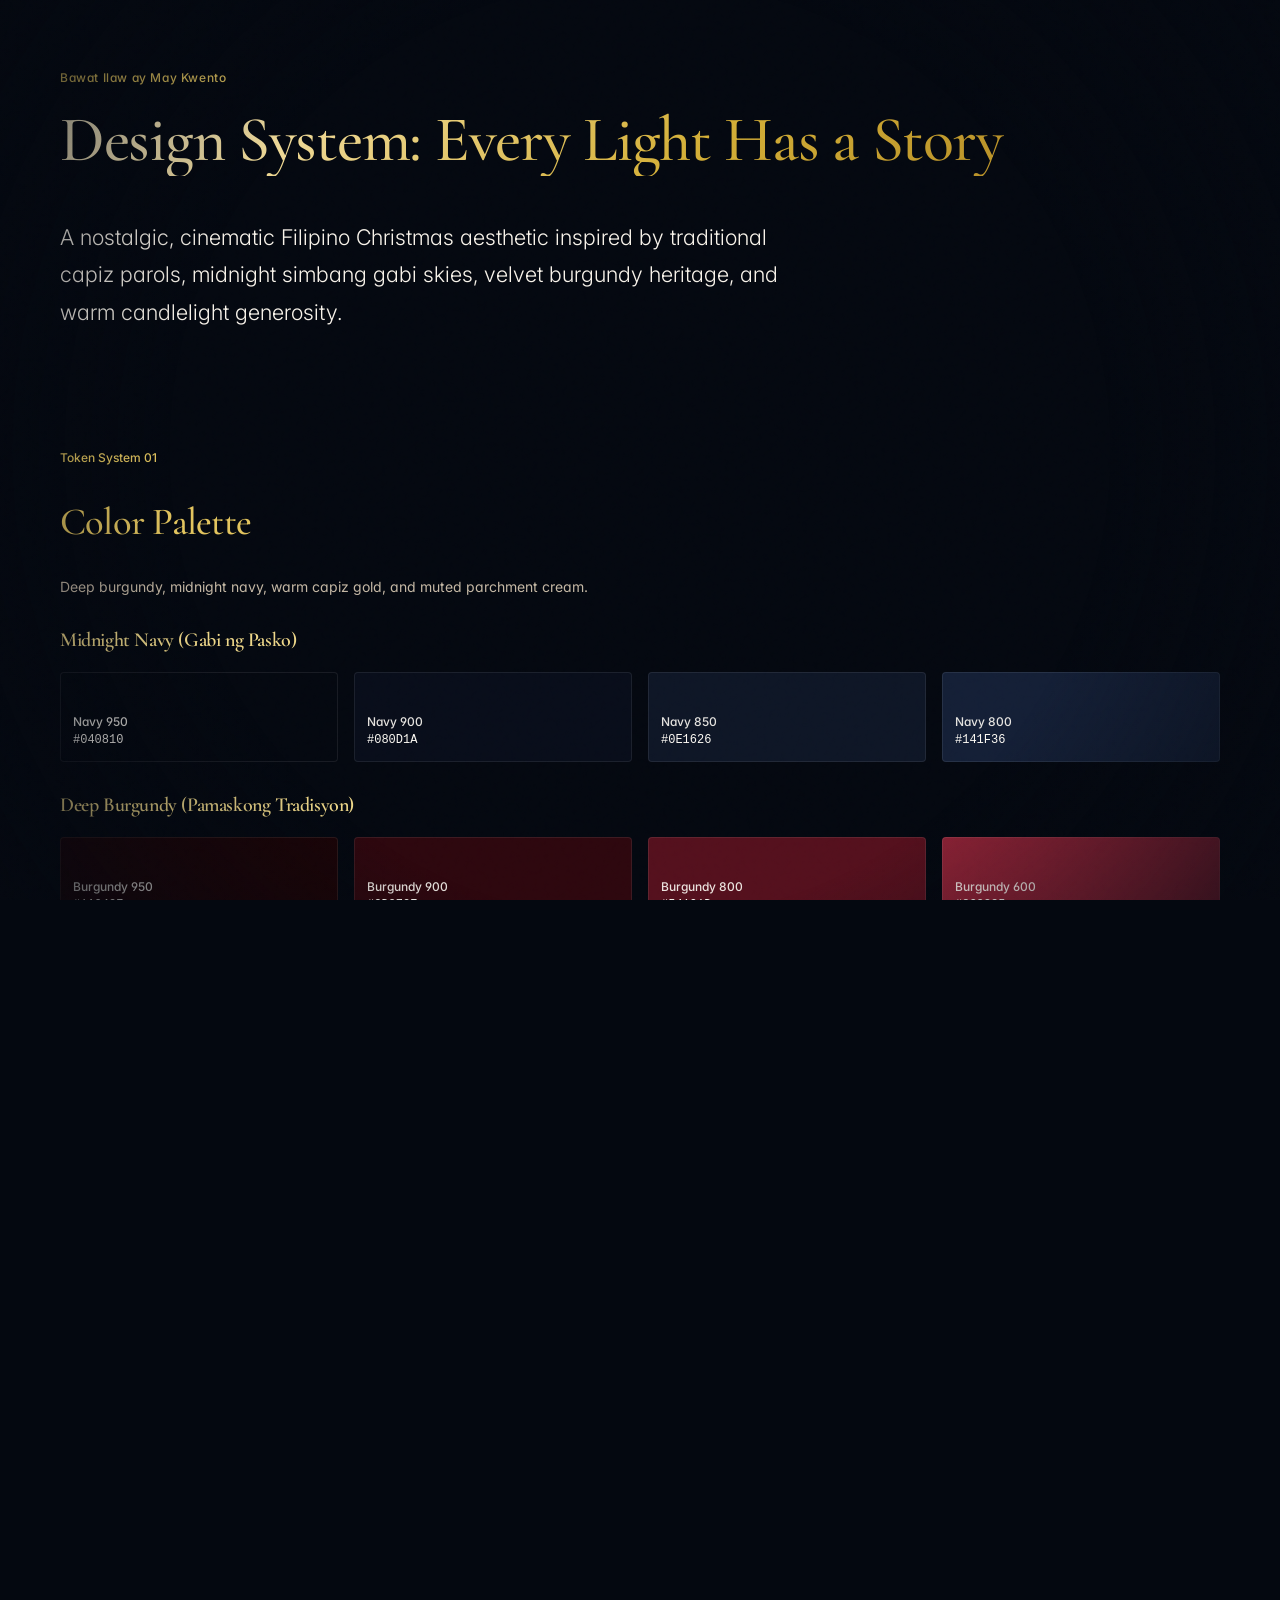
<file: design-system.html>
<!DOCTYPE html>
<html lang="en">
<head>
  <meta charset="UTF-8">
  <meta name="viewport" content="width=device-width, initial-scale=1.0">
  <title>Design System &amp; Global Tokens &mdash; Every Light Has a Story</title>
  <link rel="stylesheet" href="styles/main.css">
  <style>
    /* Design System Showcase Layout Rules */
    .ds-section {
      padding: var(--space-16) 0;
      border-bottom: 1px solid var(--border-subtle);
    }
    .ds-swatch {
      height: 90px;
      border-radius: var(--radius-sm);
      display: flex;
      flex-direction: column;
      justify-content: flex-end;
      padding: var(--space-3);
      font-size: var(--text-xs);
      font-weight: 500;
      border: 1px solid rgba(255, 255, 255, 0.08);
    }
    .ds-swatch span {
      display: block;
      opacity: 0.9;
    }
  </style>
</head>
<body>
  <!-- Cinematic Film Grain & Vignette Overlays -->
  <div class="film-grain-overlay" aria-hidden="true"></div>
  <div class="cinematic-vignette" aria-hidden="true"></div>

  <main class="container" style="padding-top: var(--space-16); padding-bottom: var(--space-24);">
    
    <!-- System Header -->
    <header style="margin-bottom: var(--space-12);">
      <div class="eyebrow-parol anim-parol-pulse">Bawat Ilaw ay May Kwento</div>
      <h1 class="display-1 text-gold-gradient" style="margin-top: var(--space-4);">
        Design System: Every Light Has a Story
      </h1>
      <p class="lead" style="max-width: 720px; margin-top: var(--space-4);">
        A nostalgic, cinematic Filipino Christmas aesthetic inspired by traditional capiz parols, midnight simbang gabi skies, velvet burgundy heritage, and warm candlelight generosity.
      </p>
    </header>

    <!-- 1. Color Palette Swatches -->
    <section class="ds-section">
      <span class="eyebrow">Token System 01</span>
      <h2 class="h2 text-gold">Color Palette</h2>
      <p class="body-sm">Deep burgundy, midnight navy, warm capiz gold, and muted parchment cream.</p>

      <h3 class="h4" style="margin-top: var(--space-8); color: var(--color-gold-300);">Midnight Navy (Gabi ng Pasko)</h3>
      <div class="grid-3" style="grid-template-columns: repeat(auto-fit, minmax(180px, 1fr)); gap: var(--space-4);">
        <div class="ds-swatch" style="background: var(--color-navy-950); color: var(--color-cream-100);">
          <span>Navy 950</span>
          <code>#040810</code>
        </div>
        <div class="ds-swatch" style="background: var(--color-navy-900); color: var(--color-cream-100);">
          <span>Navy 900</span>
          <code>#080D1A</code>
        </div>
        <div class="ds-swatch" style="background: var(--color-navy-850); color: var(--color-cream-100);">
          <span>Navy 850</span>
          <code>#0E1626</code>
        </div>
        <div class="ds-swatch" style="background: var(--color-navy-800); color: var(--color-cream-100);">
          <span>Navy 800</span>
          <code>#141F36</code>
        </div>
      </div>

      <h3 class="h4" style="margin-top: var(--space-8); color: var(--color-gold-300);">Deep Burgundy (Pamaskong Tradisyon)</h3>
      <div class="grid-3" style="grid-template-columns: repeat(auto-fit, minmax(180px, 1fr)); gap: var(--space-4);">
        <div class="ds-swatch" style="background: var(--color-burgundy-950); color: var(--color-cream-100);">
          <span>Burgundy 950</span>
          <code>#1A0407</code>
        </div>
        <div class="ds-swatch" style="background: var(--color-burgundy-900); color: var(--color-cream-100);">
          <span>Burgundy 900</span>
          <code>#2D070E</code>
        </div>
        <div class="ds-swatch" style="background: var(--color-burgundy-800); color: var(--color-cream-100);">
          <span>Burgundy 800</span>
          <code>#54101D</code>
        </div>
        <div class="ds-swatch" style="background: var(--color-burgundy-600); color: var(--color-cream-100);">
          <span>Burgundy 600</span>
          <code>#8C2235</code>
        </div>
      </div>

      <h3 class="h4" style="margin-top: var(--space-8); color: var(--color-gold-300);">Warm Gold (Ilaw ng Parol)</h3>
      <div class="grid-3" style="grid-template-columns: repeat(auto-fit, minmax(180px, 1fr)); gap: var(--space-4);">
        <div class="ds-swatch" style="background: var(--color-gold-700); color: #fff;">
          <span>Gold 700</span>
          <code>#A67D1E</code>
        </div>
        <div class="ds-swatch" style="background: var(--color-gold-500); color: #040810;">
          <span>Gold 500 (Primary)</span>
          <code>#D4AF37</code>
        </div>
        <div class="ds-swatch" style="background: var(--color-gold-400); color: #040810;">
          <span>Gold 400</span>
          <code>#E2C45E</code>
        </div>
        <div class="ds-swatch" style="background: var(--color-gold-200); color: #040810;">
          <span>Gold 200</span>
          <code>#F6E7B5</code>
        </div>
      </div>

      <h3 class="h4" style="margin-top: var(--space-8); color: var(--color-gold-300);">Muted Cream (Papel de Hapon)</h3>
      <div class="grid-3" style="grid-template-columns: repeat(auto-fit, minmax(180px, 1fr)); gap: var(--space-4);">
        <div class="ds-swatch" style="background: var(--color-cream-100); color: #040810;">
          <span>Cream 100</span>
          <code>#FCF9F3</code>
        </div>
        <div class="ds-swatch" style="background: var(--color-cream-300); color: #040810;">
          <span>Cream 300</span>
          <code>#F3ECE0</code>
        </div>
        <div class="ds-swatch" style="background: var(--color-cream-600); color: #040810;">
          <span>Cream 600</span>
          <code>#C4B7A4</code>
        </div>
      </div>
    </section>

    <!-- 2. Typography Scale -->
    <section class="ds-section">
      <span class="eyebrow">Token System 02</span>
      <h2 class="h2 text-gold">Typography Scale</h2>
      <p class="body-sm">Cormorant Garamond & Playfair Display for headings; Inter & Manrope for body copy.</p>

      <div style="margin-top: var(--space-8); display: flex; flex-direction: column; gap: var(--space-6);">
        <div>
          <span class="text-meta">Display Hero</span>
          <div class="display-hero">Every Light Has a Story</div>
        </div>
        <div>
          <span class="text-meta">Heading 1</span>
          <h1 style="margin: 0;">Liwanag sa Gitna ng Dilim</h1>
        </div>
        <div>
          <span class="text-meta">Heading 2</span>
          <h2 style="margin: 0;">Dalawang Taon ng Pag-asa at Pagmamalasakit</h2>
        </div>
        <div>
          <span class="text-meta">Heading 3</span>
          <h3 style="margin: 0;">Tradisyong Pamasko ng Sambayanang Pilipino</h3>
        </div>
        <div>
          <span class="text-meta">Cinematic Pull Quote</span>
          <blockquote class="quote-cinematic">
            "A lantern does not choose which window to brighten; it simply shines for everyone in need of warmth."
            <cite class="quote-author">&mdash; Philippine Parol Wisdom</cite>
          </blockquote>
        </div>
        <div>
          <span class="text-meta">Body Large (Lead)</span>
          <p class="lead">Through two consecutive holiday seasons, genuine donors and local volunteers have illuminated homes and hearts across our beneficiary communities.</p>
        </div>
        <div>
          <span class="text-meta">Body Regular</span>
          <p>Preserving authentic grassroots photography and documentary footage without generic stock art, honoring the real stories and faces behind each campaign year.</p>
        </div>
      </div>
    </section>

    <!-- 3. Button Component Hierarchy -->
    <section class="ds-section">
      <span class="eyebrow">Token System 03</span>
      <h2 class="h2 text-gold">Button Components</h2>
      <p class="body-sm">High-contrast, accessible, with restrained hover luminescence.</p>

      <div style="margin-top: var(--space-8); display: flex; flex-wrap: wrap; gap: var(--space-4); align-items: center;">
        <button type="button" class="btn btn-primary">
          Light a Parol (Donate)
        </button>

        <button type="button" class="btn btn-secondary">
          View Campaign Archive
        </button>

        <button type="button" class="btn btn-outline">
          Our Story
        </button>

        <button type="button" class="btn btn-ghost">
          Share the Light &rarr;
        </button>

        <button type="button" class="btn btn-primary btn-sm">
          Small Action
        </button>

        <button type="button" class="btn btn-primary btn-lg">
          Large Hero Action
        </button>
      </div>
    </section>

    <!-- 4. Parol Card & Surface Components -->
    <section class="ds-section">
      <span class="eyebrow">Token System 04</span>
      <h2 class="h2 text-gold">Parol Surfaces & Containers</h2>
      <p class="body-sm">Glassmorphic capiz-inspired cards with soft edge lighting and cinematic frames.</p>

      <div class="grid-2" style="margin-top: var(--space-8);">
        <!-- Parol Card Standard -->
        <div class="parol-card parol-card-rim">
          <span class="badge-year badge-year-active">Year 1 & 2 Archives</span>
          <h3 class="h3" style="margin-top: var(--space-4); color: var(--color-gold-300);">Authentic Outreach Reel</h3>
          <p class="body-sm" style="margin-top: var(--space-3);">
            Genuine photo & video records from <code>assets/y1</code> and <code>assets/y2</code>, preserving actual community memories.
          </p>
          <div style="margin-top: var(--space-6);">
            <a href="#" class="btn btn-outline btn-sm">Explore Memories</a>
          </div>
        </div>

        <!-- Velvet Burgundy Card -->
        <div class="parol-card card-burgundy">
          <span class="badge-year badge-year-reserved">Year 3 Preparation</span>
          <h3 class="h3" style="margin-top: var(--space-4); color: var(--color-cream-100);">The Next Chapter of Hope</h3>
          <p class="body-sm" style="margin-top: var(--space-3);">
            Slots reserved dynamically for upcoming Year 3 documentation without fabricated media or stock fillers.
          </p>
          <div style="margin-top: var(--space-6);">
            <span class="badge-year badge-year-reserved">Coming Christmas 2026</span>
          </div>
        </div>
      </div>
    </section>

    <!-- 5. Restrained Animation Utilities -->
    <section class="ds-section">
      <span class="eyebrow">Token System 05</span>
      <h2 class="h2 text-gold">Cinematic Motion & Lighting Utilities</h2>
      <p class="body-sm">Restrained, non-cartoonish transitions reflecting gentle lantern light.</p>

      <div class="grid-3" style="margin-top: var(--space-8);">
        <div class="parol-card" style="text-align: center;">
          <div class="anim-parol-pulse" style="width: 24px; height: 24px; background: var(--color-gold-400); transform: rotate(45deg); margin: var(--space-4) auto; border-radius: 2px;"></div>
          <div class="text-meta">.anim-parol-pulse</div>
          <p class="caption" style="margin-top: var(--space-2);">Gentle breathing glow of a lighted parol</p>
        </div>

        <div class="parol-card" style="text-align: center;">
          <div class="anim-candle-flicker" style="width: 14px; height: 24px; background: radial-gradient(circle, #FFF 0%, #FFB84D 60%, #E67E22 100%); border-radius: 50% 50% 30% 30%; margin: var(--space-4) auto;"></div>
          <div class="text-meta">.anim-candle-flicker</div>
          <p class="caption" style="margin-top: var(--space-2);">Subtle micro-variation in candlelight</p>
        </div>

        <div class="parol-card" style="text-align: center;">
          <div class="hover-glow-gold" style="padding: var(--space-3); border: 1px solid var(--border-medium); border-radius: var(--radius-sm); display: inline-block; color: var(--color-gold-300);">
            Hover Me
          </div>
          <div class="text-meta" style="margin-top: var(--space-3);">.hover-glow-gold</div>
          <p class="caption" style="margin-top: var(--space-2);">Smooth capiz edge illumination on interaction</p>
        </div>
      </div>
    </section>

    <!-- 6. Railroad ("Riles") Design Motifs -->
    <section class="ds-section">
      <span class="eyebrow">Token System 06</span>
      <h2 class="h2 text-gold">Railroad Motifs (Batangas Riles Heritage)</h2>
      <p class="body-sm">Dual steel rails, wooden cross-ties (sleepers / traviesa), and railroad milepost tags.</p>

      <div style="margin-top: var(--space-8); display: flex; flex-direction: column; gap: var(--space-6);">
        <div>
          <span class="text-meta">Railroad Track Divider (.riles-track-divider)</span>
          <div class="riles-track-divider" style="margin-top: var(--space-4);"></div>
        </div>

        <div>
          <span class="text-meta">Milepost &amp; Station Tags (.riles-milepost)</span>
          <div style="display: flex; gap: var(--space-3); margin-top: var(--space-3); flex-wrap: wrap;">
            <span class="riles-milepost">Batangas Riles Christmas Party</span>
            <span class="riles-milepost">Km 01 &bull; Year 1 Archive</span>
            <span class="riles-milepost">Km 02 &bull; Year 2 Outreach</span>
            <span class="riles-milepost">Km 03 &bull; Upcoming Year 3</span>
          </div>
        </div>

        <div>
          <span class="text-meta">Railway Station Signboard (.riles-station-board)</span>
          <div style="margin-top: var(--space-4);">
            <div class="riles-station-board">
              <div class="riles-station-title">Estacion Batangas Riles</div>
              <div class="riles-station-subtitle">Km 00 &bull; Paskong May Pag-asa &bull; Year 3 Drive</div>
            </div>
          </div>
        </div>
      </div>
    </section>

    <!-- System Footer Note -->
    <footer style="text-align: center; color: var(--color-cream-600); font-size: var(--text-xs); letter-spacing: var(--tracking-normal);">
      Global design system ready &bull; Framework preserved &bull; Media assets untouched
    </footer>
  </main>
</body>
</html>
</file>
<file: styles/main.css>
/* ==========================================================================
   PHILIPPINE CHRISTMAS DONATION DRIVE - MASTER DESIGN SYSTEM
   "Every Light Has a Story"
   ========================================================================== */

@import url("./variables.css");
@import url("./typography.css");
@import url("./components.css");
@import url("./animations.css");
@import url("./memories.css");
@import url("./story-journey.css");

/* --------------------------------------------------------------------------
   1. GLOBAL RESETS & FOUNDATION
   -------------------------------------------------------------------------- */
*,
*::before,
*::after {
  box-sizing: border-box;
}

html {
  font-size: 16px;
  background-color: var(--color-navy-950);
  color-scheme: dark;
  height: 100%;
  height: 100dvh;
  overflow: hidden;
}

body {
  margin: 0;
  padding: 0;
  height: 100%;
  height: 100dvh;
  background-color: var(--color-navy-950);
  color: var(--text-primary);
  position: relative;
  overflow: hidden;
}

/* --------------------------------------------------------------------------
   2. SUBTLE FILM GRAIN & VINTAGE NOSTALGIA OVERLAY
   Pure SVG data URI (zero external requests, 100% self-contained, lightweight)
   -------------------------------------------------------------------------- */
.film-grain-overlay {
  position: fixed;
  inset: 0;
  width: 100%;
  height: 100%;
  pointer-events: none;
  z-index: 999;
  opacity: 0.038;
  mix-blend-mode: overlay;
  background-image: url("data:image/svg+xml,%3Csvg viewBox='0 0 200 200' xmlns='http://www.w3.org/2000/svg'%3E%3Cfilter id='noiseFilter'%3E%3CfeTurbulence type='fractalNoise' baseFrequency='0.8' numOctaves='3' stitchTiles='stitch'/%3E%3C/filter%3E%3Crect width='100%25' height='100%25' filter='url(%23noiseFilter)'/%3E%3C/svg%3E");
}

/* Cinematic Edge Vignette */
.cinematic-vignette {
  position: fixed;
  inset: 0;
  pointer-events: none;
  z-index: 998;
  background: radial-gradient(circle at 50% 50%, transparent 60%, rgba(4, 8, 16, 0.75) 100%);
}

/* --------------------------------------------------------------------------
   3. CUSTOM SCROLLBAR (Warm Gold & Midnight Velvet)
   -------------------------------------------------------------------------- */
::-webkit-scrollbar {
  width: 9px;
}

::-webkit-scrollbar-track {
  background: var(--color-navy-950);
}

::-webkit-scrollbar-thumb {
  background: rgba(212, 175, 55, 0.28);
  border-radius: var(--radius-full);
  border: 2px solid var(--color-navy-950);
}

::-webkit-scrollbar-thumb:hover {
  background: rgba(212, 175, 55, 0.55);
}

/* Firefox scrollbar */
* {
  scrollbar-width: thin;
  scrollbar-color: rgba(212, 175, 55, 0.28) var(--color-navy-950);
}

/* --------------------------------------------------------------------------
   4. FOCUS ACCESSIBILITY
   -------------------------------------------------------------------------- */
:focus-visible {
  outline: 2px solid var(--color-gold-400);
  outline-offset: 3px;
}

/* Selection Color (Velvet Burgundy highlight with gold text) */
::selection {
  background-color: var(--color-burgundy-800);
  color: var(--color-gold-200);
}
</file>
